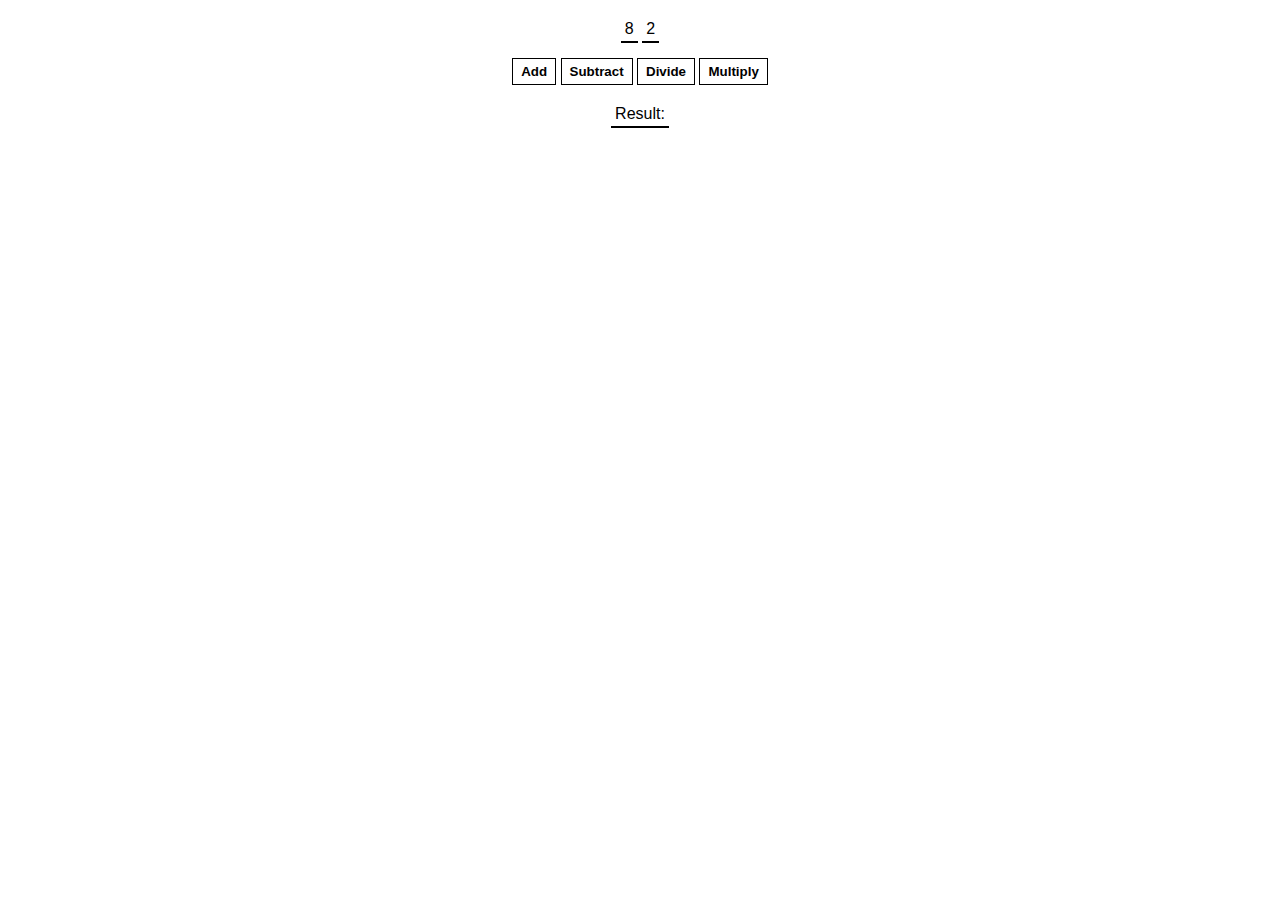
<file: Calculator/index.html>
<html>
    <head>
        <link rel="stylesheet" href="index.css">
    </head>
    <body>
        <span id="num1-el"></span>
        <span id="num2-el"></span>
        <br>
        <button onclick="add()">Add</button>
        <button onclick="subtract()">Subtract</button>
        <button onclick="divide()">Divide</button>
        <button onclick="multiply()">Multiply</button>
        <br>
        <span id="sum-el">Result: </span>
        <script src="index.js"></script>
    </body>
</html>
</file>
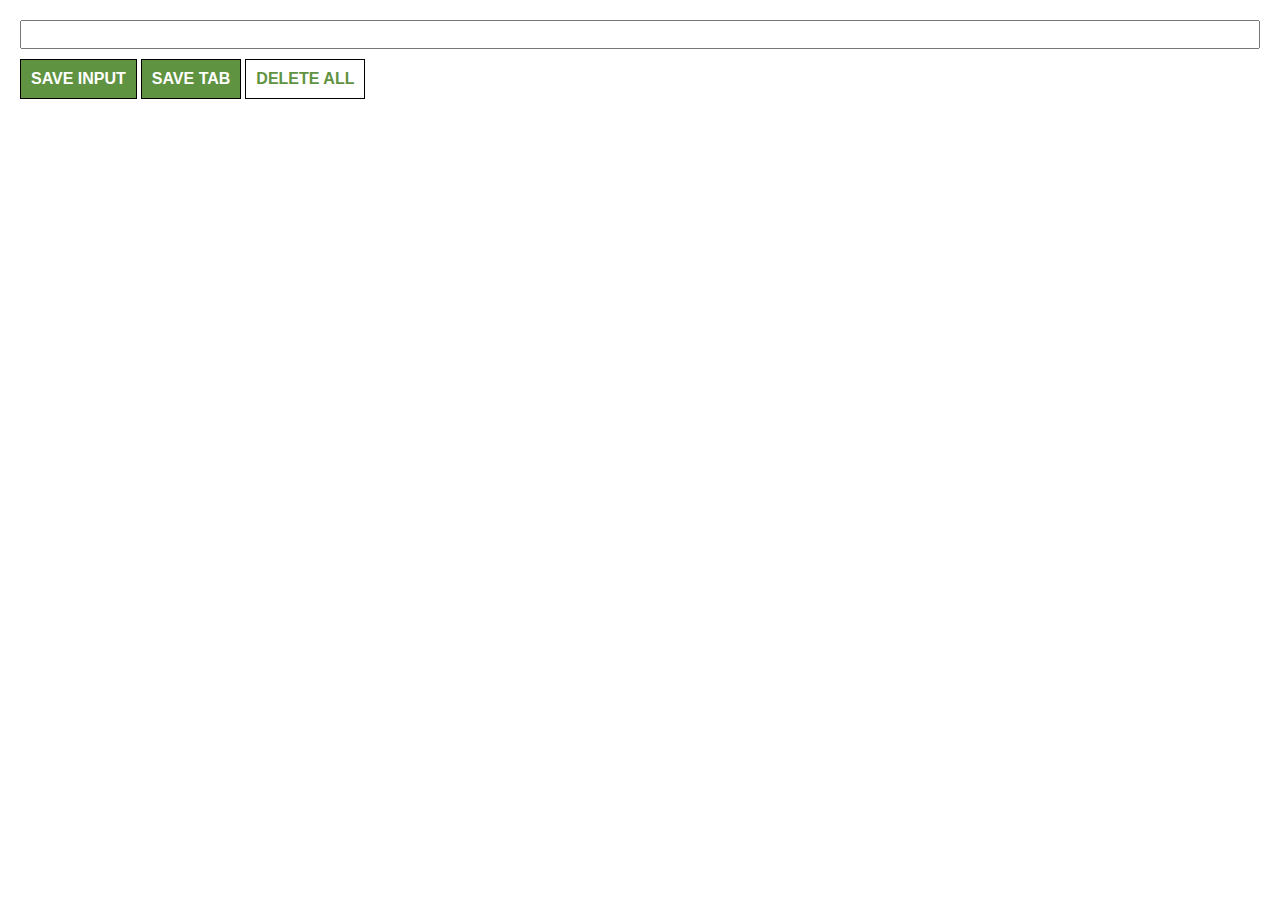
<file: Chrome_extension/index.html>
<html>
    <head>
        <link rel="stylesheet" href="index.css">
    </head>
    <body>
        <div id="container">
            <input type="text" id="input-el">
            <div>
                <button id="input-btn">SAVE INPUT</button>
                <button id="tab-btn">SAVE TAB</button>
                <button id="delete-btn">DELETE ALL</button>
            </div>
        </div>
        <ul id="ul-el"></ul>
        <script src="index.js"></script>
    </body>
</html>
</file>
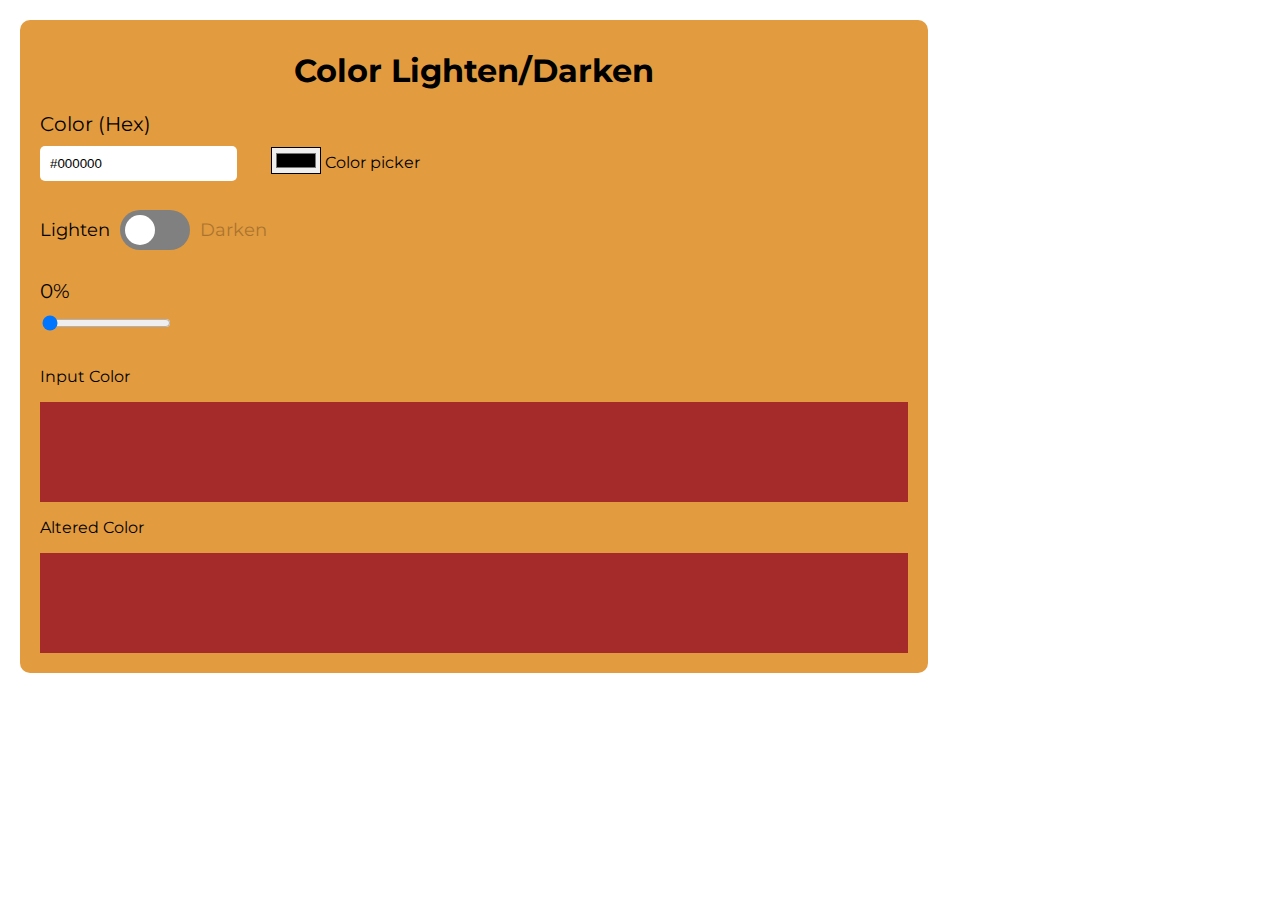
<file: Color_tool/index.html>
<html>
    <head>
        <link rel="stylesheet" href="index.css">
        <link
            href="https://fonts.googleapis.com/css?family=Montserrat"
            rel="stylesheet"
        />
    </head>
    <body>
        <div class="container">
            <h1 class="title">Color Lighten/Darken</h1>
            
            <label for="hex">Color (Hex)</label>
            <input type="text" name="hex" id="hexInput" placeholder="#000000" value="#000000">

            <input type="color" value="#000000" id="color-pick"> Color picker

            <div class="toggle">
                <p id="lightenText" class="toggle-text">Lighten</p>
                <div id="toggleBtn" class="toggle-btn">
                    <div class="inner-circle"></div>
                </div>
                <p id="darkenText" class="toggle-text unselected">Darken</p>
            </div>

            <label for="slider" id="sliderText">0%</label>
            <input type="range" min="0" max="100" value="0" class="slider" id="slider" name="slider">

            <p>Input Color</p>
                <div id="inputColor" class="box"></div>
            <p id="alteredText">Altered Color</p>
                <div id="alteredColor" class="box"></div>
        </div>
        <script src="index.js"></script>
    </body>
</html>
</file>
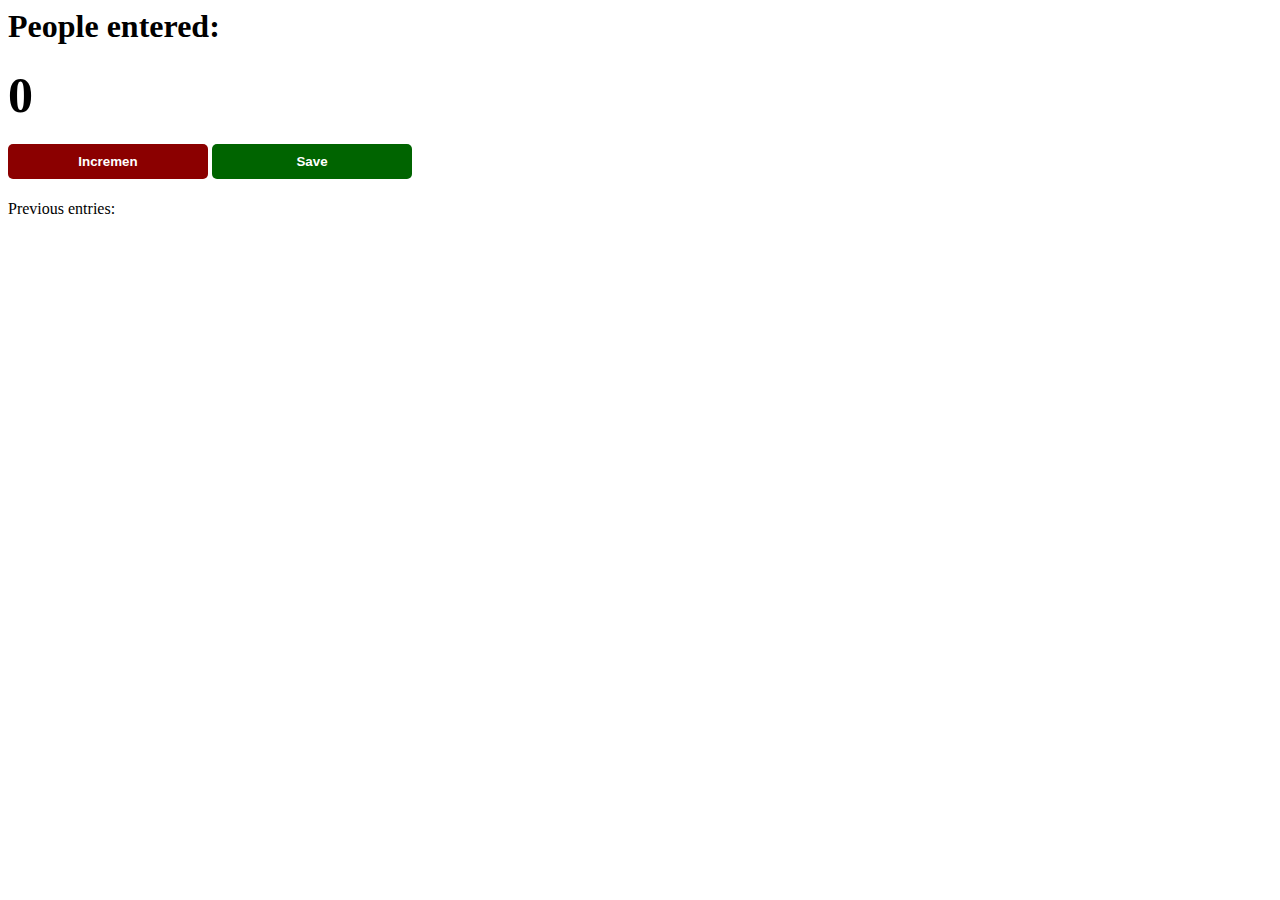
<file: Count_people/index.html>
<html>
<head>
    <link rel="stylesheet" href="index.css">
</head>
<body>
    <h1 id="ceva">People entered:</h1>
    <h2 id="count-el">0</h2>
    <button id="increment-btn" onclick="increment()">Incremen</button>
    <button id="save-btn" onclick="save()">Save</button>
    <p id="entries-p">Previous entries: </p>
    <script src="index.js"></script>
</body>
</html>
</file>
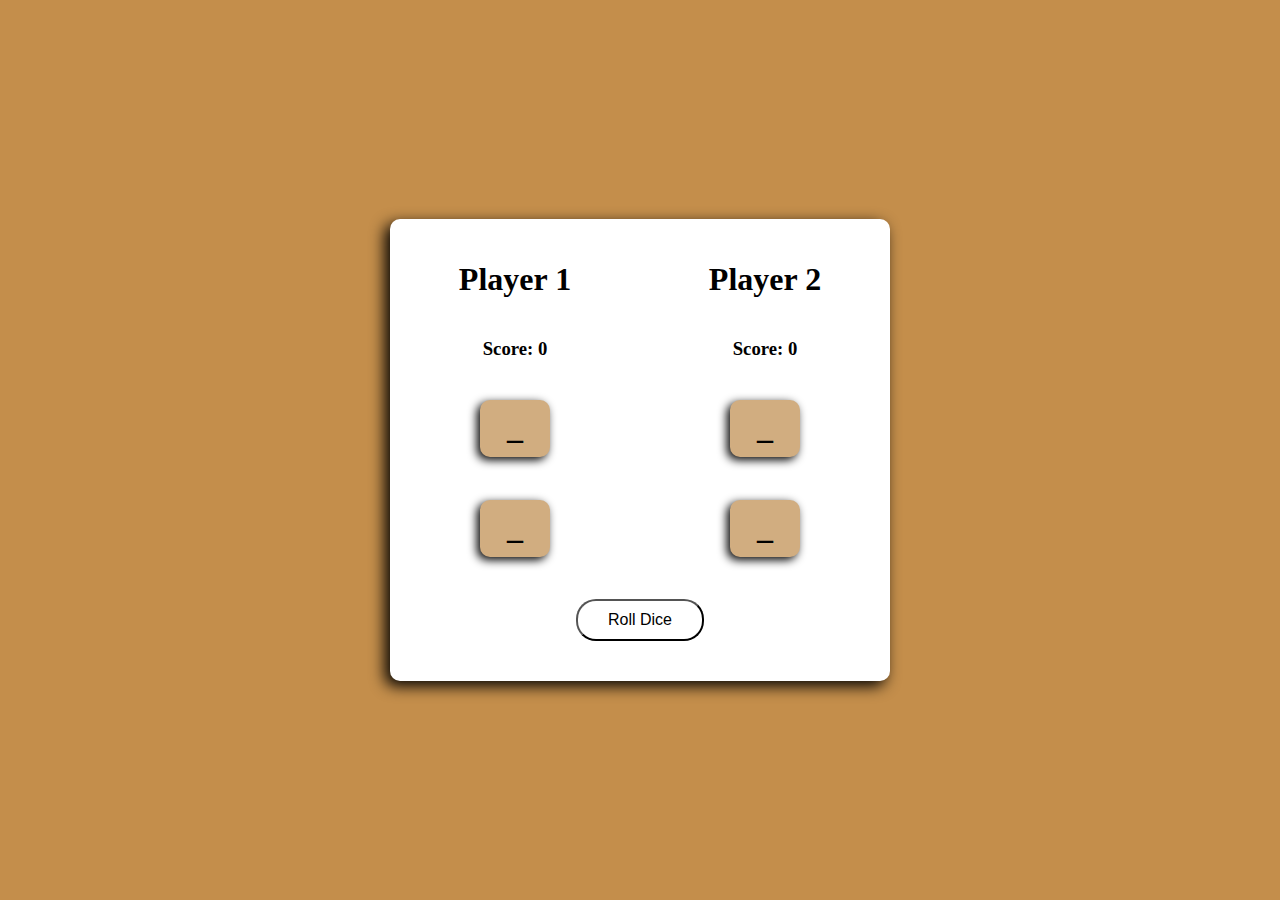
<file: Dice_Game/index.html>
<html>
    <head>
        <link rel="stylesheet" href="index.css">
        <link href="https://fonts.googleapis.com/css2?family=Baloo&display=swap" rel="stylesheet">
    </head>
    <body>
        <div class="container">
            <div id="winner"></div>
            <div class="score-all">
                <div class="player">
                    <h1 class="title">Player 1</h1>
                    <h3 class="score">Score: 0</h3>
                    <h1 class="dice dice-1">_</h1>
                    <h1 class="dice dice-2">_</h1>
                </div>
                <div class="player">
                    <h1 class="title">Player 2</h1>
                    <h3 class="score">Score: 0</h3>
                    <h1 class="dice dice-1">_</h1>
                    <h1 class="dice dice-2">_</h1>
                </div>
            </div>
            <button class="game-dice" id="roll-dice">Roll Dice</button>
            <button class="game-dice" id="again-dice">Play Again</button>
        </div>
        <script src="index.js"></script>
    </body>
</html>
</file>
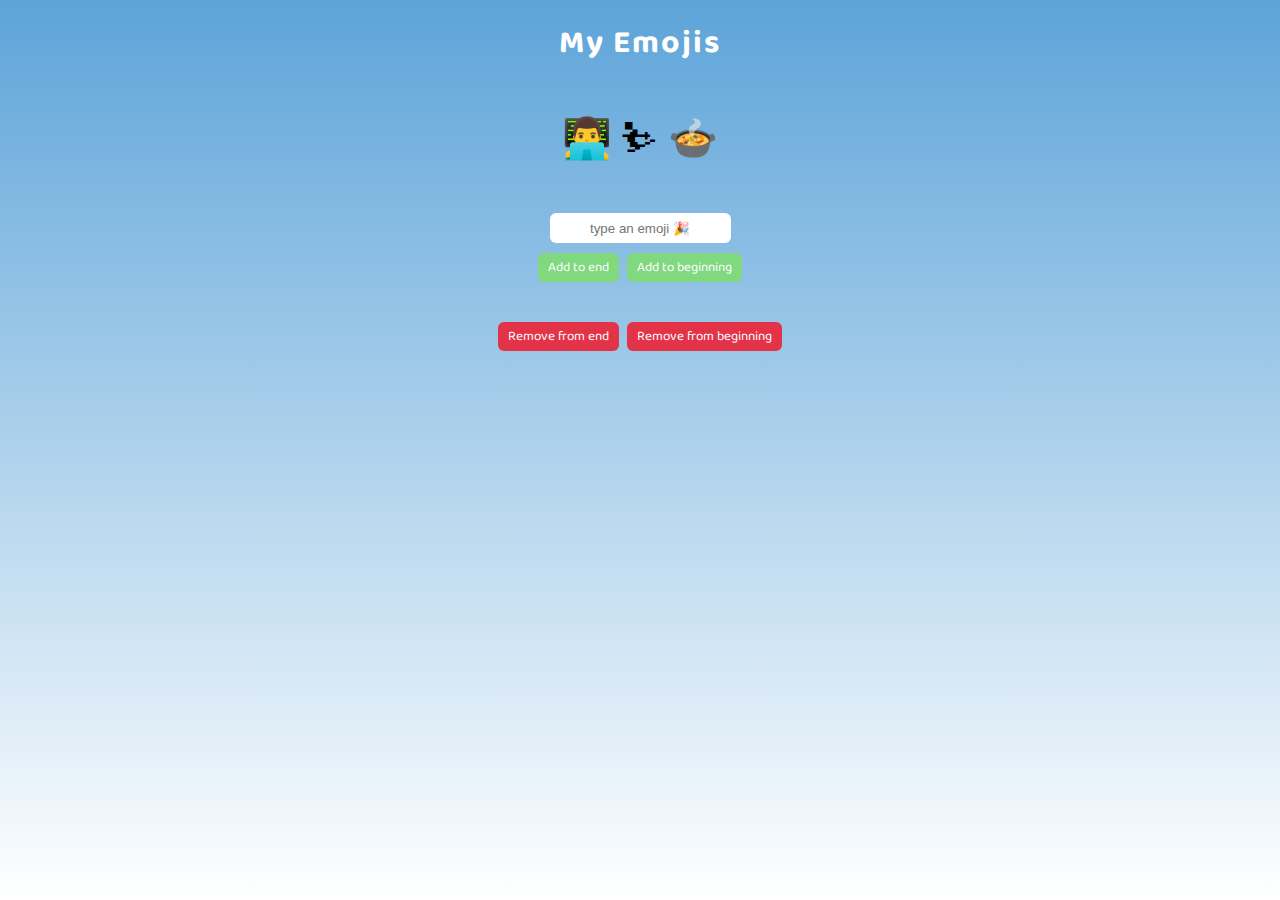
<file: Emojis/index.html>
<html>
    <head>
        <link rel="stylesheet" href="index.css">
        <link href="https://fonts.googleapis.com/css2?family=Baloo&display=swap" rel="stylesheet">
    </head>
    <body>
        <h1>My Emojis</h1>   
        <div id="emoji-container"></div>
        <input type="text" id="emoji-input" placeholder="type an emoji 🎉">
        <div class="buttons-wrapper">
            <button id="push-btn">Add to end</button>
            <button id="unshift-btn">Add to beginning</button>
        </div>
        <div class="buttons-wrapper">
            <button id="pop-btn">Remove from end</button>
            <button id="shift-btn">Remove from beginning</button>
        </div>
        <script src="index.js"></script>
    </body>
</html>
</file>
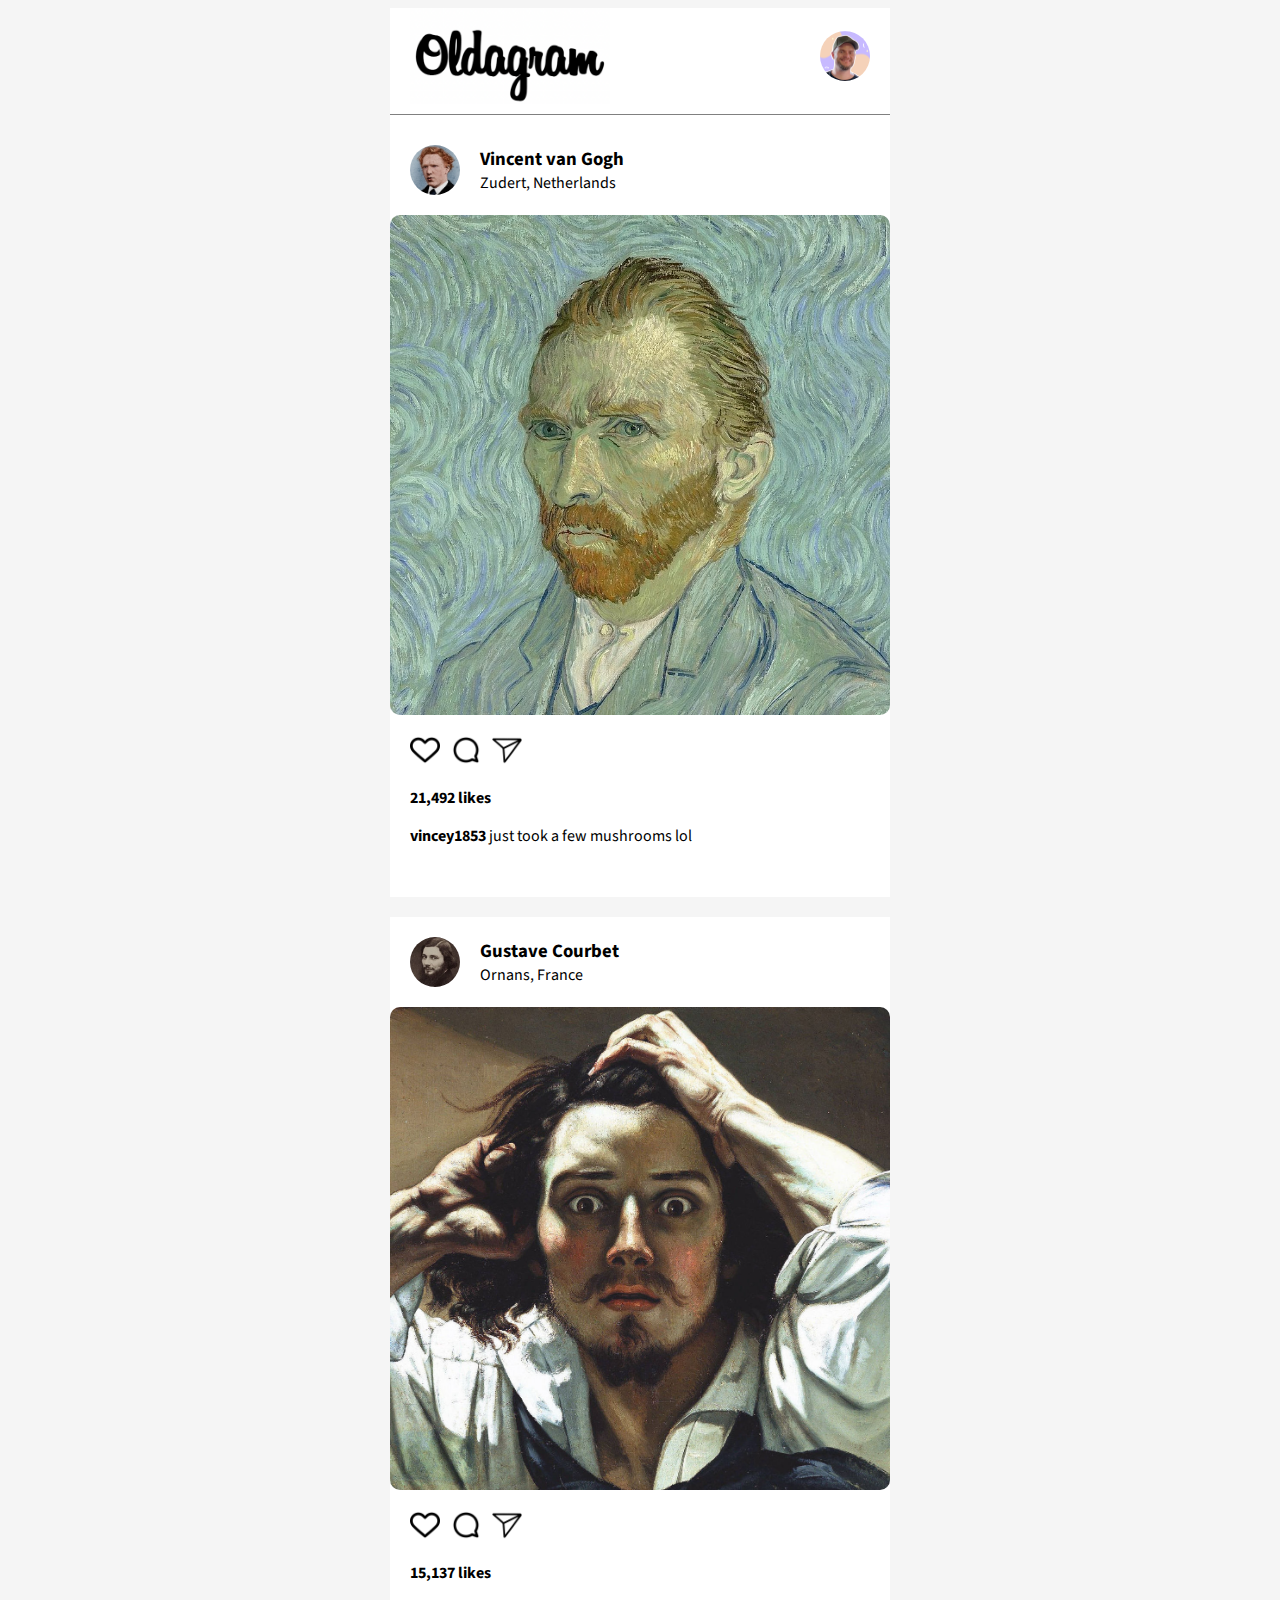
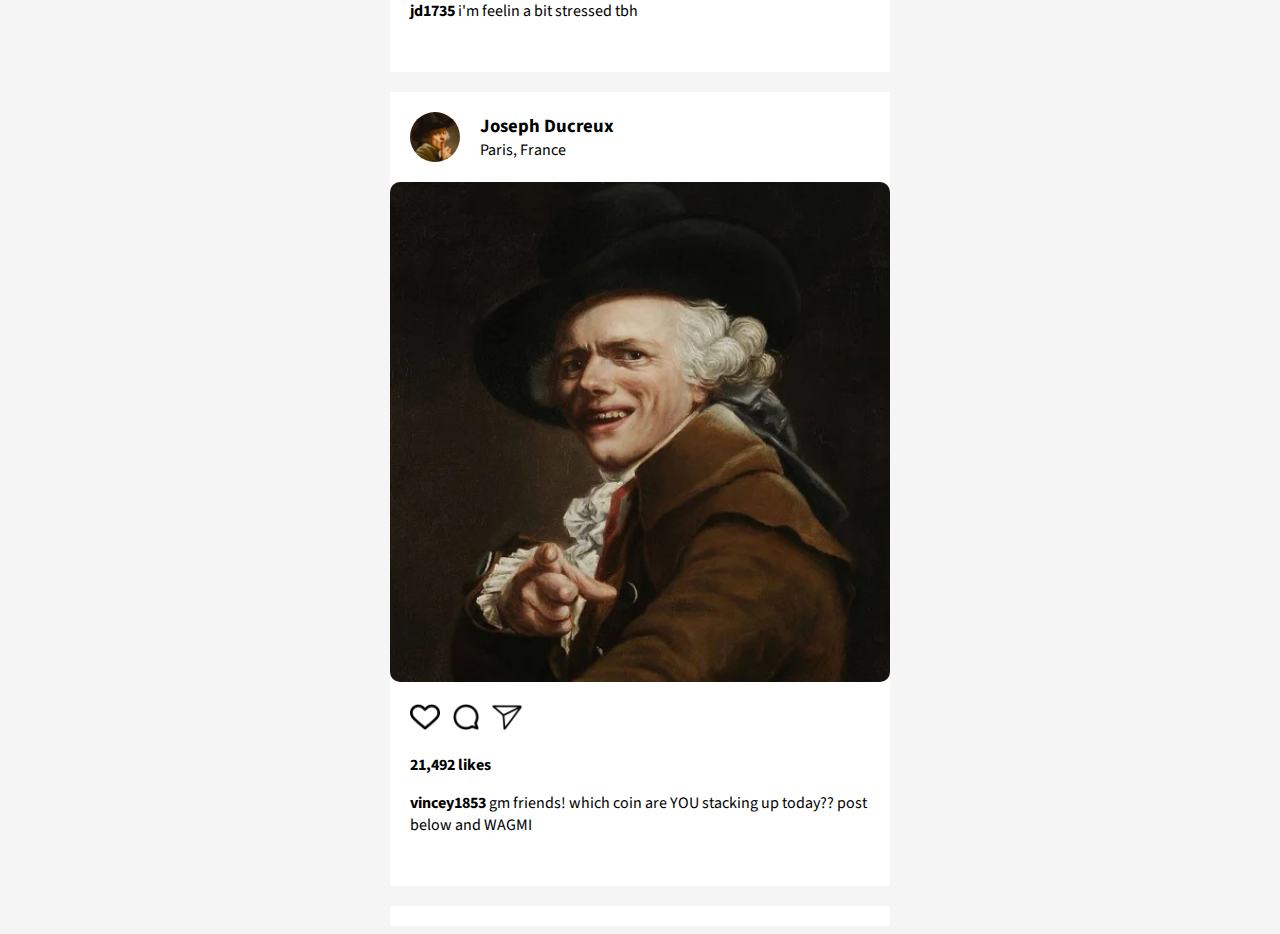
<file: Oldagram/index.html>
<html>
    <head>
        <link rel="stylesheet" href="index.css">
        <link rel="preconnect" href="https://fonts.googleapis.com">
        <link rel="preconnect" href="https://fonts.gstatic.com" crossorigin>
        <link href="https://fonts.googleapis.com/css2?family=Source+Sans+Pro&display=swap" rel="stylesheet">
    </head>
    <body>
        <div class="all">
            <header>
                <img src="./images/logo.png">
                <img class="icon" src="./images/user-avatar.png">
            </header>
            <main id="content">

            </main>
        </div>
        <script src="index.js"></script>
    </body>
</html>
</file>
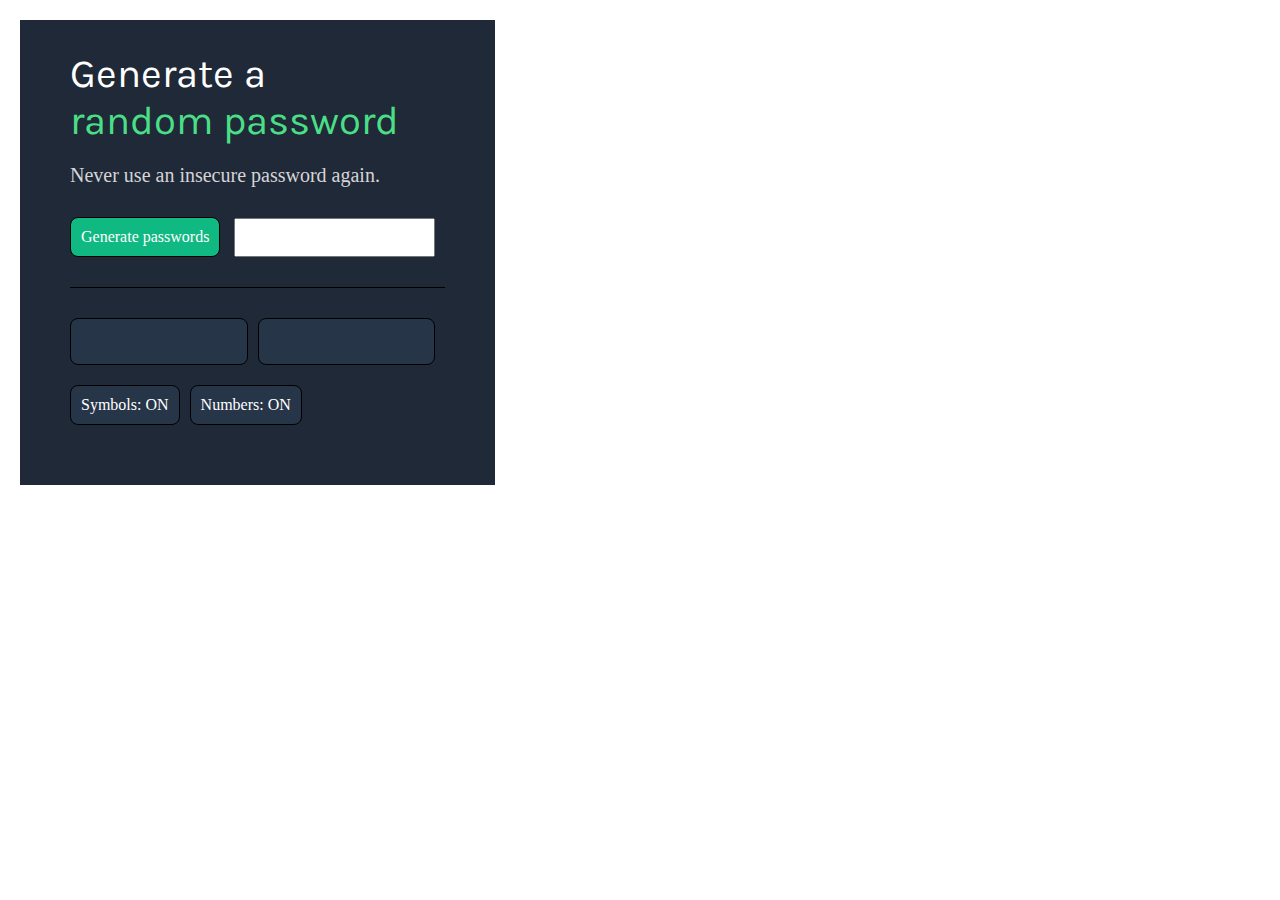
<file: Random_password/index.html>
<html>
<head>
    <link rel="stylesheet" href="index.css">
    <link rel="preconnect" href="https://fonts.googleapis.com">
    <link rel="preconnect" href="https://fonts.gstatic.com" crossorigin>
    <link href="https://fonts.googleapis.com/css2?family=Karla:wght@800&display=swap" rel="stylesheet">
</head>
<body>
    <div class="container">
            <span>Generate a<br><span class="new-color">random password</span></span>
            <p>Never use an insecure password again.</p>
            <div>
                <button onclick="generate_pass()">Generate passwords</button>
                <input id="pass-lenght" type="text" onchange="getValue()" onfocus="if(this.value=='How many characters')this.value=''" onblur="if(this.value=='')this.value='How many characters'">
            </div>
            <p class="spacer"></p>
            <div class="password-blocks">
                <p id="pass1" class="pass-block" onclick="copy_text('pass1')"></p>
                <p id="pass2" class="pass-block" onclick="copy_text('pass2')"></p>                
            </div>
            <div class="password-blocks">
                <button id="symbol-el" class="pass-block" onclick="symbols()">Symbols: ON</button>
                <button id="numbers-el" class="pass-block" onclick="numbers()">Numbers: ON</button>                
            </div>
    </div>
    <script src="index.js"></script>
</body>
</html>
</file>
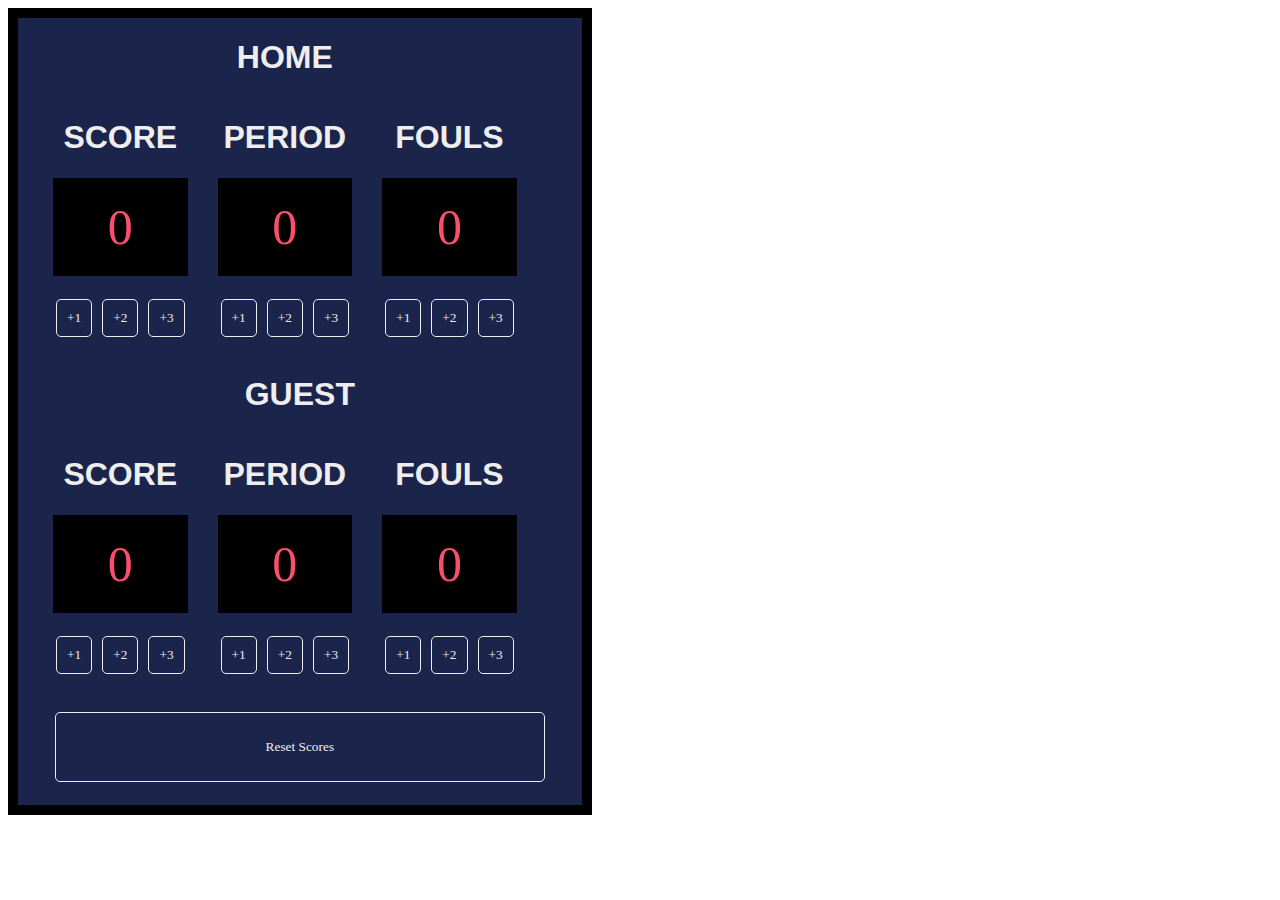
<file: Scoreboard/index.html>
<html>
    <head>
        <link rel="stylesheet" href="index.css">
        <link href="https://www.dafontfree.net/embed/Y3Vyc2VkLXRpbWVyLXVsaWwtcmVndWxhciZkYXRhLzE1MjYvYy8xNzA5ODcvQ3Vyc2VkVGltZXJVTGlMLnR0Zg" rel="stylesheet" type="text/css"/>
    </head>
    <body>
        <div class="container">
            <div class="column-1">
                <h1 id="home-el">HOME</h1>
                <div class="panel">
                    <div class="score-el">
                        <h1 id="score-title">SCORE</h1>
                        <div class="number-background"><span id="score-home">0</span></div>
                        <div class="increment-values">
                            <button onclick="add('score-home', 1)">+1</button>
                            <button onclick="add('score-home', 2)">+2</button>
                            <button onclick="add('score-home', 3)">+3</button>                  
                        </div>
                    </div>
                    <div class="period-el">
                        <h1 id="period-title">PERIOD</h1>
                        <div class="number-background"><span id="period-home">0</span></div>
                        <div class="increment-values">
                            <button onclick="add('period-home', 1)">+1</button>
                            <button onclick="add('period-home', 2)">+2</button>
                            <button onclick="add('period-home', 3)">+3</button>                  
                        </div>
                    </div>
                    <div class="fouls-el">
                        <h1 id="fouls-title">FOULS</h1>
                        <div class="number-background"><span id="fouls-home">0</span></div>
                        <div class="increment-values">
                            <button onclick="add('fouls-home', 1)">+1</button>
                            <button onclick="add('fouls-home', 2)">+2</button>
                            <button onclick="add('fouls-home', 3)">+3</button>                  
                        </div>
                    </div> 
                </div>         
            </div>
            <div class="column-2">
                <h1 id="guest-el">GUEST</h1>
                <div class="panel">
                    <div class="score-el">
                        <h1 id="score-title">SCORE</h1>
                        <div class="number-background"><span id="score-guest">0</span></div>
                        <div class="increment-values">
                            <button onclick="add('score-guest', 1)">+1</button>
                            <button onclick="add('score-guest', 2)">+2</button>
                            <button onclick="add('score-guest', 3)">+3</button>                  
                        </div>
                    </div>
                    <div class="period-el">
                        <h1 id="period-title">PERIOD</h1>
                        <div class="number-background"><span id="period-guest">0</span></div>
                        <div class="increment-values">
                            <button onclick="add('period-guest', 1)">+1</button>
                            <button onclick="add('period-guest', 2)">+2</button>
                            <button onclick="add('period-guest', 3)">+3</button>                  
                        </div>
                    </div>
                    <div class="fouls-el">
                        <h1 id="fouls-title">FOULS</h1>
                        <div class="number-background"><span id="fouls-guest">0</span></div>
                        <div class="increment-values">
                            <button onclick="add('fouls-guest', 1)">+1</button>
                            <button onclick="add('fouls-guest', 2)">+2</button>
                            <button onclick="add('fouls-guest', 3)">+3</button>                  
                        </div>
                    </div> 
                </div> 
            </div>
            <div class="column-3">
                <button id="reset-el" onclick="reset('score-home','score-guest'), reset('period-home','period-guest'), reset('fouls-home','fouls-guest')">Reset Scores</button>
            </div>
        </div>
        <script src="index.js"></script>
    </body>
</html>
</file>
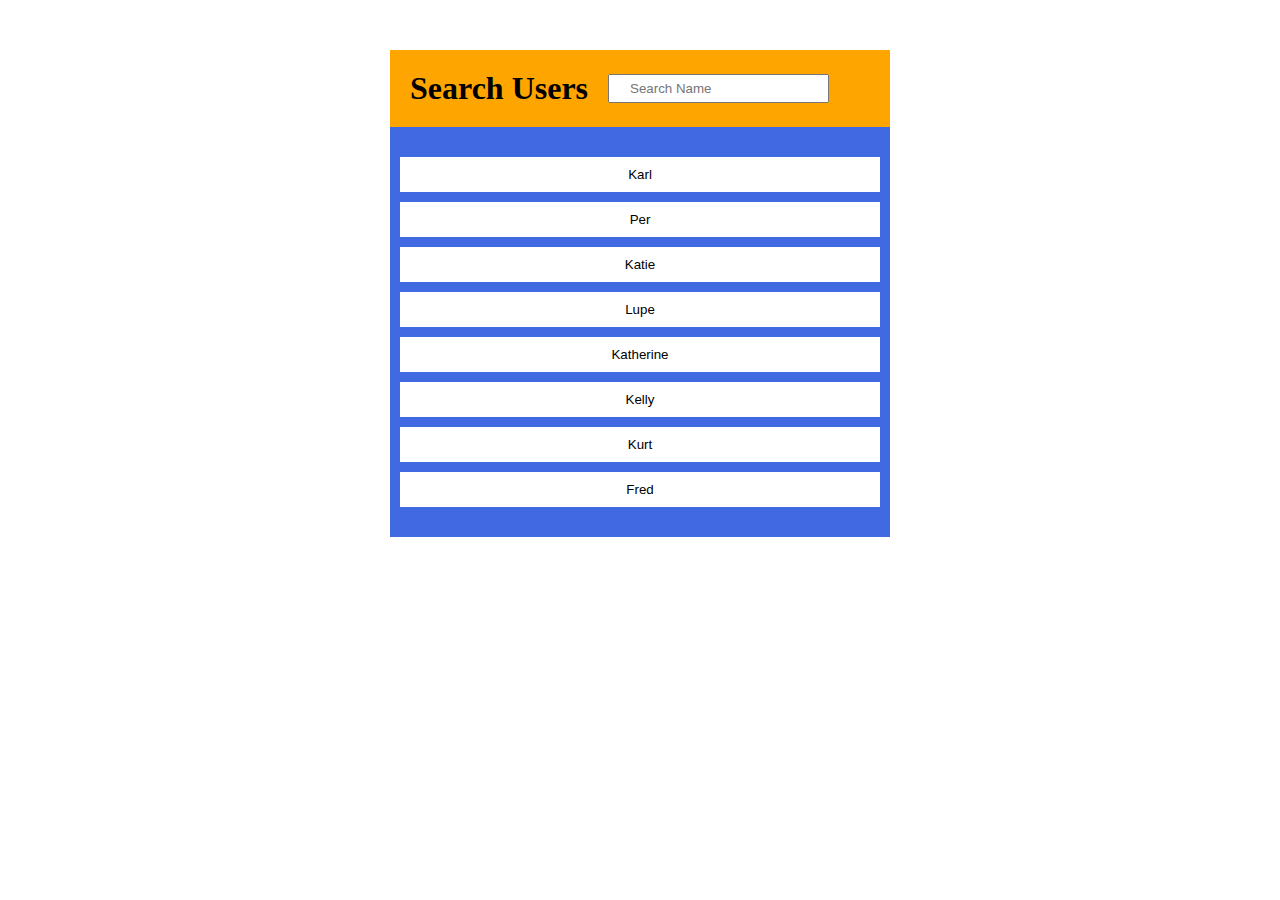
<file: Search_User/index.html>
<html>
    <head>
        <link rel="stylesheet" href="index.css">
    </head>
    <body>
        <div class="container">
            <div class="search-box">
                <h1>Search Users</h1>
                <input id="input-name" type="text" placeholder="Search Name">
            </div>
            <div id="name-box"></div>
        </div>
        <script src="index.js"></script>
    </body>
</html>
</file>
<file: Calculator/index.css>
body {
    font-family: Arial, Helvetica, sans-serif;
    padding: 20px 0;
    margin: 0;
    text-align: center;
}

span {
    border-bottom: 2px solid black;
    padding: 4px;
}

button {
    margin: 20px 0;
    background: white;
    color: black;
    border: 1px solid black;
    font-weight: bold;
    cursor: pointer;
    padding: 5px 8px;
}
</file>
<file: Chrome_extension/index.css>
body{
    margin: 20px;
    min-width: 400px;  
}

input{
    margin-bottom: 10px;
    width: 100%;
    padding: 5px;
}

button{
    font-size: 16px;
    background: #5f9341;
    color: white;
    border: 1px solid black;
    padding: 10px;
    font-weight: bold;
}

#delete-btn{
    color: #5f9341;
    background: white;
}

ul{
    padding-left: 0;
    margin-bottom: 20px;
    max-height: 400px;
    overflow: auto;
}

li{
    list-style: none;
    margin: 5px;
}

a{
    color: #5f9341;
    font-size: 20px;
}

img{
    width: 20px;
    margin: 0px 10px 0px 0px;
}
</file>
<file: Color_tool/index.css>
body{
    margin: 20px;
}

.container{
    background-color: #e29b3f;
    padding: 10px 20px 20px 20px;
    width: 70%;
    font-family: 'Montserrat', sans-serif;
    border-radius: 10px;
    font-size: 16px;
}

label{
    display: block;
    margin: 10px 0px 10px 0px;
    font-size: 20px;
}

h1{
    text-align: center;
}

input{
    margin-bottom: 20px;
}

input[type="text"]{
    padding: 10px 10px;
    border-radius: 5px;
    border: none;
}

.box{
    width: 100%;
    height: 100px;
    background-color: brown;
    margin-right: 10px;
}

.toggle-text {
    font-size: 18px;
}

.toggle {
    display: flex;
    align-items: center;
    margin-bottom: 20px;
}

.toggle-btn {
    height: 30px;
    width: 60px;
    background-color: gray;
    border-radius: 30px;
    padding: 5px;
    margin: 0 10px;
}

.inner-circle {
    width: 30px;
    height: 30px;
    border-radius: 50%;
    background-color: white;
    transition: all 250ms;
}

.toggle-btn.toggled > .inner-circle {
    transform: translateX(30px);
    background-color: #333;
}

.unselected {
    opacity: 0.25;
}

#color-pick{
    font-size: 22px;
    margin-left: 30px;
    border: 1px solid black;
}

#picked{
    font-size: 22px;
    margin-left: 30px;
    border: 1px solid black;
    padding: 10px;
}
</file>
<file: Count_people/index.css>
h2 {
    font-size: 50px;
    margin-top: 0;
    margin-bottom: 20px;
}

button {
    border: none;
    padding-top: 10px;
    padding-bottom: 10px;
    color: white;
    font-weight: bold;
    width: 200px;
    margin-bottom: 5px;
    border-radius: 5px;
}

#increment-btn {
    background: darkred;
}

#save-btn {
    background: darkgreen;
}
</file>
<file: Dice_Game/index.css>
body{
    margin: 0;
    display: flex;
    margin: auto;
    background-color: rgb(196, 142, 75);
}

.container{
    background-color: white;
    width: 500px;
    text-align: center;
    margin: auto;
    border: none;
    border-radius: 10px;
    box-shadow: -5px 5px 15px;
    padding: 20px 0;
}

.player{
    display: flex;
    flex-direction: column;
    align-items: center;
}

.score-all{
    display: flex;
    align-content: center;
    justify-content: space-around;
}

.dice{
    background-color: rgb(209, 173, 128);
    width: 70px;
    padding: 10px 0;
    border: none;
    border-radius: 10px;
    box-shadow: -3px 3px 10px;
}

button{
    padding: 10px 30px;
    margin: 20px 0;
}

.game-dice{
    background-color: white;
    border-radius: 20px;
    cursor: pointer;
    font-size: 16px;
}

.game-dice:hover{
    background-color: #D1AD80;
}

#again-dice{
    display: none;
}
</file>
<file: Emojis/index.css>
html {
    height: 100vh;
    font-family: Baloo;
}

body {
    padding: 10px;
    background-image: linear-gradient(#5DA4D9, #FFF);
}

#emoji-container {
    margin: 40px;
    text-align: center;
}

#emoji-container span {
    margin: 10px;
    font-size: 60px;
}

#push-btn,#unshift-btn {
    background-color: #80D87F;
}

#shift-btn,#pop-btn {
    background-color: #E23349;
}

h1 {
    letter-spacing: 2px;
    text-align: center;
    color: white;
}

input {
    margin: 0 auto;
    display: block;
    border: none;
    height: 30px;
    background: white;
    border-radius: 6px;
    text-align: center;
}

button {
    font-family: Baloo;
    letter-spacing: px;
    background: darkcyan;
    color: white;
    border: none;
    padding: 4px 10px;
    border-radius: 6px;
    margin: 0 4px;
}

.buttons-wrapper {
    display: flex;
    justify-content: center;
    margin: 10px 0 40px;
}
</file>
<file: Oldagram/index.css>
body{
    background-color: #F5F5F5;
}

.all{
    width: 500px;
    display: flex;
    flex-direction: column;
    margin: 0 auto;
    background-color: white;
    font-family: 'Source Sans Pro', sans-serif;
}

header{
    width: 100%;
    display: flex;
    align-items: center;
    justify-content: space-between;
    border-bottom:1px solid grey;
    padding-bottom: 10px;
    margin-bottom: 10px;   
}

header img{
    width: 200px;
    margin: 0 20px;
}

.container{
    margin: 20px 0 20px 0;
}

.icon{
    width: 50px;
    border-radius: 50px;
}

.fav{
    width: 30px;
    margin-right: 8px;
    position:relative;
}

.fav:hover{
    width: 40px;
    margin: 0 -2px -10px 0;
}

.description{
    display: flex;
    align-items: center;
    margin: 0 0 20px 20px;
}

.text{
    margin-left: 20px;
}

.text h3, .text p{
    margin: 0;
}

.buttons, .bolded{
    margin-left: 20px;
}

.bolded{
    font-weight: bold;
}

.space{
    margin-bottom: 50px;
}

.bolded span{
    font-weight: lighter;
}

.post-image{
    width: 100%;
    margin-bottom: 20px;  
    border-radius: 10px;
}

.spacer{
    height: 20px;
    background-color: #F5F5F5;
}
</file>
<file: Random_password/index.css>
body{
    margin: 20px;
}

.container{
    background-color: #1F2937;
    position: absolute;
    padding: 30px 50px 50px 50px;
}

span{
    font-family:'Karla', sans-serif;
    font-size: 40px;
    color:white;
}

p{
    font-family: 'Inter';
    font-size: 20px;
    color: #D5D4D8;
}

.new-color{
    color: #4ADF86;
}

button{
    background-color: #10B981;
    color: white;
    border: 1px solid black;
    border-radius: 8px;
    font-family: 'Inter';
    font-size: 16px;
    padding: 10px;
    margin: 10px 10px 10px 0px ;
}

#pass-lenght{
    margin: 10px 10px 10px 0px ;
    padding: 10px;
}

.password-blocks{
    display: flex;
    text-align: center;
}

.pass-block{
    background-color: #273549; 
    border-radius: 8px;
    border: 1px solid black;
    padding: 10px;
    margin: 10px 10px 10px 0px ;
}

.pass-block:empty{
    width: 50%;
    height: 25px;
}

.spacer{
    width: 100%;
    height: 1px;
    background: black;
}
</file>
<file: Scoreboard/index.css>
.container{
    background-color: #1b244a;
    position: absolute;
    text-align: center;
    padding-left:20px; 
    padding-bottom:20px;  
    padding-right:20px; 
    border: 10px solid #000000;  
}

.column-1{
    padding-right:30px;
}

h1{
    color: #eeeeee;
    font-family: Verdana, Geneva, Tahoma, sans-serif;
}

span{
    font-size: 50px;
    color: #F94F6D;
    font-family: Cursed Timer ULiL;
}

.number-background{
    background-color: black;
    padding: 20px 0px 20px 0px;
}

.increment-values{
    margin-top: 20px;
}

.score-el{
    
    padding: 0px 10px 10px 10px;
    margin: 0px 5px 5px 5px;
}

.period-el{
    padding: 0px 10px 10px 10px;
    margin: 0px 5px 5px 5px;
}

.fouls-el{
    padding: 0px 10px 10px 10px;
    margin: 0px 5px 5px 5px;
}

button{
    margin: 3px;
    padding: 10px;
    background-color: #1b244a;
    color: #eeeeee;
    border: 1px solid #eeeeee;
    font-family: Cursed Timer ULiL;
    border-radius: 5px;
}

.panel{
    display:flex;
}

#reset-el{
    padding: 5% 40% 5% 40%;
    margin-top: 20px;
}
</file>
<file: Search_User/index.css>
.container{
    width: 500px;
    margin: 50px auto;
    background-color: #FFA500;
    text-align: center;
}

.search-box{
    display: flex;
    align-items: center;
}

.search-box h1{
    margin: 20px 20px;
}

.search-box input{
    padding: 5px 20px;
}

#name-box{
    padding: 20px 10px;
    background-color: #4169E1;
}

.searched-name-box{
    margin: 10px 0;
    padding: 5px 0;
    width: 100%;
    background-color: white;
}

.searched-name-box button{
    width: 100%;
    padding: 5px 0;
    background-color: white;
    border: none;
}
</file>
